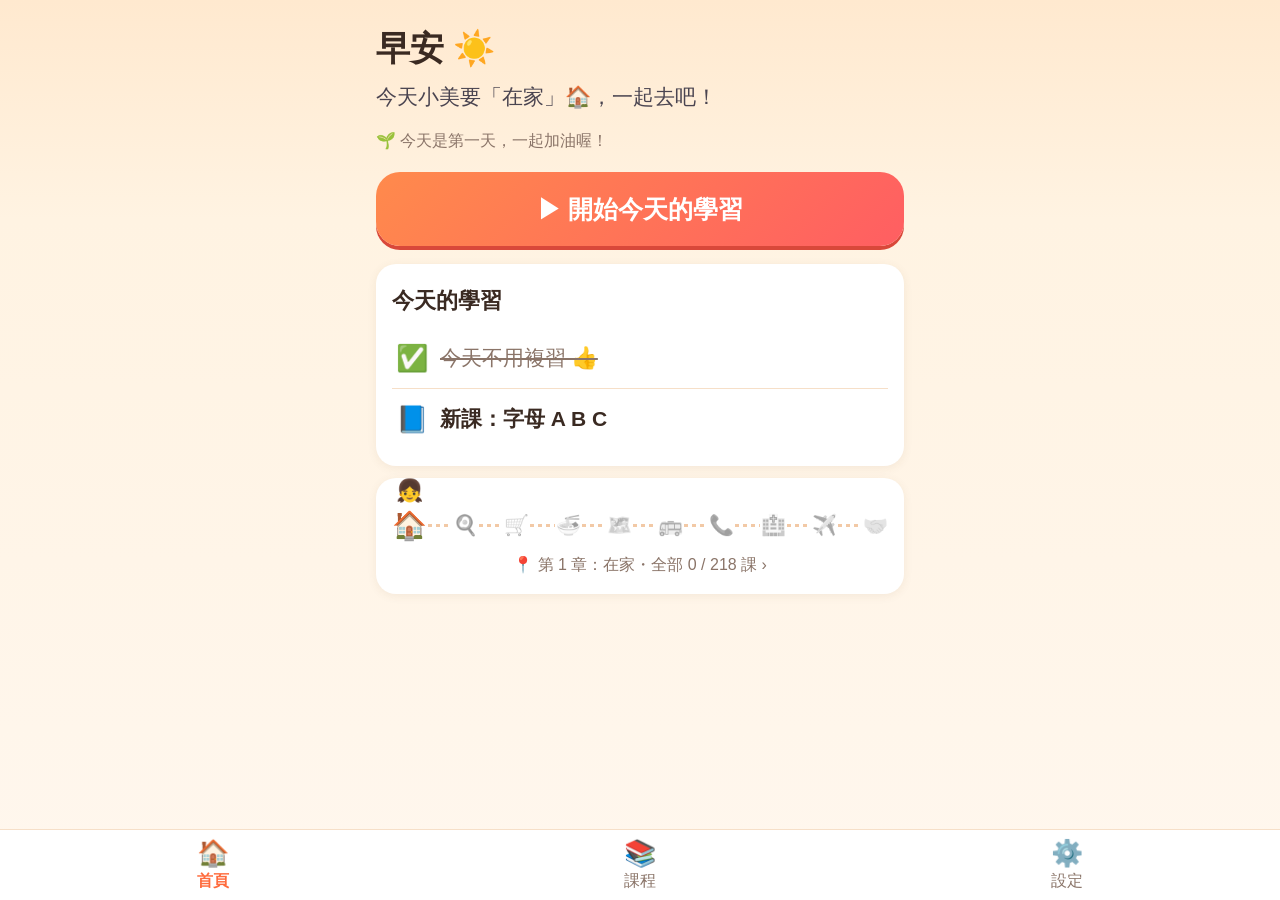
<file: index.html>
<!DOCTYPE html>
<html lang="zh-Hant">
<head>
<meta charset="utf-8">
<meta name="viewport" content="width=device-width, initial-scale=1, viewport-fit=cover">
<title>英文從零開始</title>
<meta name="description" content="給完全零基礎的中文使用者：從 ABC 開始，一步一步學英文">
<meta name="theme-color" content="#ff7a59">
<meta name="apple-mobile-web-app-capable" content="yes">
<meta name="mobile-web-app-capable" content="yes">
<meta name="apple-mobile-web-app-status-bar-style" content="default">
<meta name="apple-mobile-web-app-title" content="英文從零">
<link rel="apple-touch-icon" href="icons/apple-touch-icon.png">
<link rel="icon" type="image/png" href="icons/icon-192.png">
<link rel="manifest" href="manifest.json">
<link rel="stylesheet" href="style.css">
</head>
<body>
<div id="app"><main class="page"><p class="lead center">載入中…</p></main></div>
<noscript>請開啟 JavaScript 才能使用。</noscript>
<script src="data.js"></script>
<script src="data2.js"></script>
<script src="data3.js"></script>
<script src="data4.js"></script>
<script src="data5.js"></script>
<script src="data6.js"></script>
<script src="py.js"></script>
<script src="app.js"></script>
</body>
</html>
</file>
<file: style.css>
:root{--c:#ff6b3d;--c2:#ffb38a;--bg:#fff3e2;--ink:#3a2a22;--mut:#8a7468;--ok:#22b36b;--bad:#f0a33a;--card:#fff;--line:#f6dfc8}
*{box-sizing:border-box;-webkit-tap-highlight-color:transparent}
html{-webkit-text-size-adjust:100%}
body{margin:0;background:var(--bg);color:var(--ink);font-family:-apple-system,BlinkMacSystemFont,"PingFang TC","Heiti TC","Noto Sans TC","Microsoft JhengHei",sans-serif;font-size:21px;line-height:1.55}
.page{max-width:560px;margin:0 auto;padding:calc(14px + env(safe-area-inset-top)) 16px calc(100px + env(safe-area-inset-bottom))}
.page.run{padding-bottom:calc(30px + env(safe-area-inset-bottom))}
h1{font-size:30px;margin:8px 0 6px}h2{font-size:24px;margin:10px 0}
.lead{font-size:21px;color:#4a4450;margin:6px 0 14px}.small,small{font-size:16px;color:var(--mut)}small{display:block}
.center{text-align:center}.greet{font-size:34px}
.card{display:block;background:var(--card);border-radius:20px;padding:16px;margin:12px 0;box-shadow:0 2px 10px rgba(120,80,40,.08);color:inherit;text-decoration:none}
.btn{display:block;width:100%;border:0;border-radius:18px;padding:14px 16px;margin:10px 0;font-size:21px;font-weight:700;min-height:58px;cursor:pointer;font-family:inherit;color:var(--ink);background:#fff;box-shadow:0 2px 8px rgba(120,80,40,.1)}
.btn:active{transform:scale(.97)}.btn:disabled{opacity:.5}
.btn.primary{background:var(--c);color:#fff;box-shadow:0 4px 14px rgba(255,122,89,.4)}
.btn.huge{font-size:25px;min-height:74px;border-radius:24px}
.btn.soft{background:#fff}.btn.danger{background:#ffe3e0;color:#b33}
.btn.sound{background:#e8f3ff;color:#1d5fa8}.btn.sound.slow{background:#eef8ec;color:#2e7a32}
.btn.tiny{display:inline-block;width:auto;min-height:44px;font-size:17px;padding:8px 14px;margin:6px 4px}
.row-c{display:flex;gap:10px;justify-content:center;flex-wrap:wrap}.row-c .btn{flex:1;min-width:120px}
.sbtns{display:flex;gap:10px}.sbtns .btn{flex:1}
.stats{display:flex;gap:10px;margin:10px 0}.stats div{flex:1;background:#fff;border-radius:18px;padding:10px 4px;text-align:center;box-shadow:0 2px 8px rgba(120,80,40,.08)}
.stats b{display:block;font-size:26px}.stats span{font-size:15px;color:var(--mut)}
.bar{height:14px;background:#f3e6da;border-radius:10px;overflow:hidden;margin:8px 0}.bar i{display:block;height:100%;background:linear-gradient(90deg,var(--c),#ffc15e);border-radius:10px;transition:width .4s}
.bar.thin{height:8px}
.next-info{font-size:18px;color:#5b5460;margin-top:-2px}
.tip{background:#fff4d6}
.tabs{position:fixed;left:0;right:0;bottom:0;display:flex;background:rgba(255,255,255,.97);border-top:1px solid var(--line);padding-bottom:env(safe-area-inset-bottom);z-index:5}
.tabs a{flex:1;text-align:center;padding:8px 0 6px;font-size:16px;color:var(--mut);text-decoration:none}
.tabs a span{display:block;font-size:26px;line-height:1.2}.tabs a.on{color:var(--c);font-weight:700}
.stage{display:flex;gap:14px;align-items:center}.st-icon{font-size:44px}.st-body{flex:1}.st-body b{font-size:21px}
.back{display:inline-block;padding:8px 0;color:var(--c);font-size:19px;text-decoration:none}
.lesson{display:flex;gap:14px;align-items:center;padding:12px 16px}.ln{width:48px;height:48px;border-radius:50%;background:#ffe9e0;display:flex;align-items:center;justify-content:center;font-weight:700;font-size:18px;flex:none}
.lb{flex:1}.lb b{font-size:20px}.lesson.nextup{outline:3px solid var(--c)}
.tag{display:inline-block;color:var(--c);font-weight:700;font-size:16px}
.runtop{display:flex;gap:12px;align-items:center;position:sticky;top:0;background:var(--bg);padding:6px 0;z-index:3}
.runtop .bar{flex:1;margin:0}.x{border:0;background:#fff;border-radius:50%;width:46px;height:46px;font-size:22px;box-shadow:0 2px 6px rgba(0,0,0,.08);color:var(--mut)}
.intro{padding-top:20px}.emoji-big{font-size:96px;line-height:1.1;text-align:center}.emoji-mid{font-size:60px;line-height:1.2}
.bounce{animation:b 1s ease infinite alternate}@keyframes b{to{transform:translateY(-10px) scale(1.05)}}
.steps{display:flex;justify-content:space-around;font-size:18px;font-weight:700}
.rule{background:#fff4d6;text-align:left}
.learn{text-align:center}
.en-big{font-size:56px;font-weight:800;letter-spacing:1px;margin:4px 0;font-family:"Avenir Next",-apple-system,Arial,sans-serif}
.en-sent{font-size:32px;font-weight:800;margin:8px 0;line-height:1.3;font-family:"Avenir Next",-apple-system,Arial,sans-serif}
.en-mid{font-size:34px;font-weight:800}
.hl{color:var(--c);text-decoration:underline;text-decoration-thickness:4px;text-underline-offset:6px}
.hint{font-size:20px;color:#8a6d3b;background:#fff4d6;display:inline-block;padding:2px 12px;border-radius:12px;margin:4px 0}
.zh{font-size:22px;color:#4a4450}.zh.big{font-size:28px;font-weight:700;margin:6px 0 10px}
.letter-big{font-size:120px;font-weight:800;line-height:1;margin:6px 0;font-family:"Avenir Next",Arial,sans-serif;color:#2d2a32}.letter-big span{color:var(--c);margin-left:24px}
.card.mini{text-align:left;font-size:19px;padding:12px 14px}
.card.ex{display:flex;align-items:center;gap:14px;text-align:left;cursor:pointer}.card.ex>div{flex:1}.play{font-size:30px}
.trace{background:#fff;border-radius:20px;padding:10px;box-shadow:0 2px 10px rgba(120,80,40,.08)}
.trace canvas{width:100%;aspect-ratio:2/1;touch-action:none;border-radius:14px;display:block}
.parts{display:flex;justify-content:center;align-items:center;gap:8px;font-size:34px;font-weight:800;margin:6px 0}
.parts span{background:#ffe9e0;border-radius:12px;padding:0 14px}.parts i{font-style:normal;color:var(--mut)}
.spk{font-size:20px;font-weight:700;color:var(--mut)}
.actions{display:flex;gap:10px;position:sticky;bottom:calc(8px + env(safe-area-inset-bottom));margin-top:14px}.actions .btn{flex:1;margin:0}
.rec{background:#fff;border-radius:18px;padding:12px;margin:10px 0;text-align:center;font-size:21px;box-shadow:0 2px 8px rgba(0,0,0,.06)}
.rec.on{background:#ffe9e0;animation:pulse 1s infinite alternate}.rec.ok{background:#e3f7ea}.rec.big{font-size:23px}
@keyframes pulse{to{background:#ffd2c2}}
.q h2{text-align:center}.q>.btn.sound{margin:10px auto}.q-big{font-size:60px;color:var(--c);vertical-align:middle}
.opts{display:grid;grid-template-columns:1fr;gap:10px;margin-top:14px}
.opt{border:3px solid transparent;background:#fff;border-radius:18px;padding:14px;font-size:24px;font-weight:700;min-height:64px;text-align:left;display:flex;align-items:center;gap:12px;box-shadow:0 2px 8px rgba(120,80,40,.1);color:var(--ink);font-family:inherit}
.opt.big{justify-content:center;font-size:34px}.opt .oe{font-size:36px}
.opt.right{border-color:var(--ok);background:#e3f7ea}.opt.wrong{border-color:var(--bad);background:#fff1dd}
.fb{text-align:center;font-size:24px;font-weight:700;margin:14px 0 4px;padding:10px;border-radius:16px}
.fb.ok{background:#e3f7ea;color:#1c7a47}.fb.soft{background:#fff1dd;color:#9a5a00}
.slots{display:flex;justify-content:center;gap:8px;margin:18px 0}.slots span{width:46px;height:58px;border-bottom:4px solid #d9c9bb;font-size:38px;font-weight:800;text-align:center;line-height:58px}
.slots span.right{color:var(--ok);border-color:var(--ok)}.slots span.wrong{color:#c77700;border-color:var(--bad)}
.tiles{display:flex;flex-wrap:wrap;justify-content:center;gap:10px;margin:10px 0}
.tile{min-width:58px;height:58px;border:0;border-radius:14px;background:#fff;font-size:30px;font-weight:800;box-shadow:0 3px 0 #e8d8ca;color:var(--ink);font-family:inherit}
.tile.wtile{font-size:22px;padding:0 14px}.tile.used{opacity:.25}
.built{min-height:70px;background:#fff;border-radius:16px;padding:12px;margin:16px 0;font-size:24px;font-weight:700;text-align:center;border:3px dashed #e8d8ca}
.built span{display:inline-block;margin:2px 3px}.built.right{border:3px solid var(--ok);background:#e3f7ea}.built.wrong{border:3px solid var(--bad)}
.correct{color:var(--ok);margin-top:6px}
.stars{font-size:44px}
.dlg{margin:10px 0}.bubble{max-width:88%;background:#fff;border-radius:20px;padding:10px 14px;margin:10px 0;box-shadow:0 2px 8px rgba(120,80,40,.08);cursor:pointer}
.bubble.b{margin-left:auto;background:#e8f3ff}.bubble.now{outline:3px solid var(--c)}
.who{font-size:15px;color:var(--mut)}.en-line{font-size:23px;font-weight:700}.bubble .zh{font-size:18px}
.explain{font-size:21px;line-height:1.7;background:#fff4d6}
.flash{text-align:center;padding:24px 16px}
.boxes{display:flex;gap:6px;margin:12px 0}.boxes div{flex:1;background:#fff;border-radius:14px;padding:8px 2px;text-align:center;box-shadow:0 2px 8px rgba(120,80,40,.08)}
.boxes b{display:block;font-size:24px}.boxes span{font-size:14px}.boxes small{font-size:12px}
.plan-list{padding-left:24px;margin:8px 0}.plan-list li{margin:4px 0}
.road .day{display:flex;gap:10px;background:#fff;border-radius:14px;padding:10px 12px;margin:8px 0;font-size:17px}
.road .dn{flex:none;width:70px;font-weight:700;color:var(--c)}.road .dl a{color:var(--ink)}.road .day.ok{opacity:.6}.road .day.cur{outline:3px solid var(--c)}
.seg{display:flex;gap:6px;margin:8px 0 14px}.seg button{flex:1;border:2px solid var(--line);background:#fff;border-radius:14px;padding:10px 4px;font-size:17px;font-family:inherit;color:var(--ink)}.seg button.on{background:var(--c);color:#fff;border-color:var(--c)}
select{width:100%;font-size:18px;padding:12px;border-radius:14px;border:2px solid var(--line);margin:8px 0;background:#fff;font-family:inherit}
.sw{display:flex;gap:10px;align-items:center;margin:8px 0;font-size:19px}.sw input{width:28px;height:28px;flex:none}
#toast{position:fixed;left:50%;bottom:120px;transform:translateX(-50%);background:rgba(40,30,30,.9);color:#fff;padding:12px 20px;border-radius:14px;font-size:18px;opacity:0;transition:.3s;pointer-events:none;z-index:9}
#toast.show{opacity:1}
/* v2 */
.hint.py{background:#e6f4ff;color:#1d5fa8}
.k{border-radius:8px;padding:0 4px;font-weight:800}
.k-L{background:#ffe1d6;color:#c2410c}.k-x{color:#9aa0a6;text-decoration:line-through;background:#f1f3f4}
.k-p{background:#dbeafe;color:#1d4ed8}.k-r{background:#dcfce7;color:#15803d}.k-s{background:#fde68a;color:#a16207}
.k-S{background:#dbeafe;color:#1d4ed8}.k-V{background:#fee2e2;color:#b91c1c}.k-O{background:#dcfce7;color:#15803d}.k-C{background:#f3e8ff;color:#7e22ce}
.k-T{background:#fef3c7;color:#b45309}.k-P{background:#cffafe;color:#0e7490}.k-Q{background:#fce7f3;color:#be185d}
.legend{display:flex;flex-wrap:wrap;gap:6px;margin:6px 0 10px}.legend .k{font-size:15px;padding:3px 8px}
.explain.prin p{margin:8px 0}
.pybox{text-align:left;font-size:18px;background:#eef6ff;border:2px solid #cfe3fb}.pybox>div{margin:4px 0}
.pybox.nocn{background:#fff1f0;border-color:#ffc9c2}.nocn-tag{color:#c0392b;font-weight:800}.pybox .warn{color:#8a4b00}
.pyline{font-size:17px}.nocn-mini{color:#c0392b}
.cmp h3,.errbox h3{font-size:20px;margin:0 0 8px}
.cmp-row{display:flex;align-items:center;gap:8px;margin:8px 0;font-size:18px}.cmp-row .cz{flex:1;background:#fff4d6;border-radius:12px;padding:6px 10px}
.cmp-row .arr{font-weight:800;color:var(--c)}.cmp-row .ce{flex:1.3;background:#e6f4ff;border-radius:12px;padding:6px 10px;font-weight:700;cursor:pointer}
.errbox{background:#fffaf5;border:2px dashed #ffc9a8}.err-row{margin:10px 0;font-size:19px}.err-row .bad{color:#b45309;text-decoration:line-through;text-decoration-color:#e8a87c}
.err-row .good{color:#15803d;font-weight:800;cursor:pointer}
.pat-frame{text-align:center}.slot{display:inline-block;min-width:70px;border-bottom:4px solid var(--c);color:var(--c)}.slot.filled{background:#ffe9e0;border-radius:8px;padding:0 6px}
.fillers{display:grid;grid-template-columns:1fr 1fr;gap:10px}
.filler{border:3px solid transparent;background:#fff;border-radius:16px;padding:10px 6px;font-size:20px;font-weight:700;box-shadow:0 2px 8px rgba(120,80,40,.1);font-family:inherit;color:var(--ink)}
.filler span{display:block;font-size:32px}.filler small{font-weight:400}.filler.done{background:#f3fbf5}.filler.on{border-color:var(--c)}
.built.word{font-size:34px;letter-spacing:1px}
.tile.k{box-shadow:0 3px 0 rgba(0,0,0,.12)}.tile.k.used{opacity:.25}
.ckcard{background:linear-gradient(135deg,#fff,#eefaf1);border:2px solid #bfe8cc;cursor:pointer}.ckcard.done{background:#e3f7ea}
.ck-top{display:flex;justify-content:space-between;align-items:center;gap:8px}.ck-top b{font-size:22px;color:#1c7a47}.ck-top span{font-size:16px;color:var(--mut)}
.week{display:flex;gap:6px;margin-top:8px}.week span{flex:1;text-align:center;border-radius:10px;background:#f1ebe4;font-size:15px;padding:4px 0;color:var(--mut)}
.week span.on{background:#2fb36d;color:#fff}.week span.today{outline:2px solid var(--c)}
.ckrow{display:flex;align-items:center;gap:12px;cursor:pointer}.ckrow>div{flex:1}
.ans{width:100%;font-size:28px;padding:14px;border-radius:16px;border:3px solid var(--line);text-align:center;font-family:"Avenir Next",Arial,sans-serif;margin:8px 0}
.ans:focus{outline:none;border-color:var(--c)}
.lesson.locked{opacity:.6;cursor:pointer}
.btn.primary:disabled{opacity:1;background:#ffcfc0;box-shadow:none;color:#fff}
/* v3 老師 */
.tbub{display:flex;gap:10px;align-items:flex-start;margin:10px 0;text-align:left;animation:pop .35s ease}
@keyframes pop{from{transform:translateY(8px);opacity:0}}
.tav{font-size:40px;line-height:1;flex:none;background:#fff;border-radius:50%;width:56px;height:56px;display:flex;align-items:center;justify-content:center;box-shadow:0 2px 8px rgba(120,80,40,.12)}
.tb{flex:1;background:#fff;border-radius:4px 20px 20px 20px;padding:12px 14px 8px;box-shadow:0 2px 10px rgba(120,80,40,.1);border:2px solid #ffe0d4}
.tt{font-size:23px;font-weight:700;line-height:1.45;color:#3b2f2a}
.tbtn{display:flex;gap:8px;margin-top:8px}.tbtn button{flex:1;border:0;border-radius:12px;background:#fff1ea;color:#b4532a;font-size:16px;font-weight:700;padding:8px 4px;min-height:42px;font-family:inherit}
.tbub.mini .tt{font-size:19px}.tbub.mini .tav{width:46px;height:46px;font-size:32px}
.tbub.happy .tb{border-color:#bfe8cc;background:#f3fbf5}
.pic-big{font-size:48px;line-height:1.4;margin:10px 0}
.explain.one{font-size:24px;line-height:1.7}
.opt.soft-miss{background:#fff6e8;border-color:#f6d39b;opacity:.7}
/* ---- 拼讀練習 ---- */
.btn.blendbtn{background:linear-gradient(135deg,#5b8def,#7c5ce0);color:#fff;box-shadow:0 4px 14px rgba(91,141,239,.4);text-align:center;text-decoration:none}
.btiles{display:flex;justify-content:center;gap:14px;margin:18px 0 8px;flex-wrap:nowrap;transition:gap .35s}
.btile{width:92px;min-height:118px;border:0;border-radius:22px;font-family:"Avenir Next",Arial,sans-serif;font-size:66px;font-weight:800;line-height:1;color:#fff;display:flex;flex-direction:column;align-items:center;justify-content:center;padding:6px 0;visibility:hidden;opacity:0;transform:scale(.6);transition:all .35s;box-shadow:0 4px 12px rgba(0,0,0,.12);cursor:pointer}
.btile.show{visibility:visible;opacity:1;transform:scale(1)}
.btile.c0{background:#ff7a59}.btile.c1{background:#2fb36d}.btile.c2{background:#5b8def}.btile.c3{background:#c46be0}
.btile .bz{font-family:inherit;font-size:22px;color:#fff;font-weight:700;min-height:28px;margin-top:4px}
.btile.show:not(.heard){animation:pulse 1.2s infinite}
.btile.lit{transform:scale(1.12);box-shadow:0 0 0 5px #ffd84d,0 6px 16px rgba(0,0,0,.2)}
.btile.tight{margin:0 -9px}
.btiles.quiz .btile{cursor:default;animation:none}
@keyframes pulse{0%,100%{box-shadow:0 0 0 0 rgba(255,122,89,.5)}50%{box-shadow:0 0 0 10px rgba(255,122,89,0)}}
.bmerge{min-height:10px}
.mg-row{display:flex;justify-content:center;align-items:center;gap:6px;flex-wrap:wrap;font-size:30px;font-weight:800;margin:6px 0}
.mg-row i{font-style:normal;color:var(--mut);font-size:24px}
.mg{background:#fff;border-radius:14px;padding:2px 12px;text-align:center;opacity:.45;transition:all .3s;font-family:"Avenir Next",Arial,sans-serif}
.mg small{font-size:18px;color:var(--c);font-family:inherit}
.mg.on{opacity:1;background:#fff3c4;transform:scale(1.08)}
.bmerge.fast .mg-row i:not(:last-of-type){opacity:.15}
.mg-out{font-family:"Avenir Next",Arial,sans-serif;font-size:40px;color:#7c5ce0;opacity:.2;transition:all .4s}
.mg-out.on{opacity:1;transform:scale(1.15)}
.mg-lab{text-align:center;font-size:18px;color:var(--mut)}
.bmeaning .life{font-size:21px;margin-top:6px}
.chant h3{margin:0 0 4px}.ch-rows{display:grid;gap:6px;margin:8px 0}
.ch-row{display:grid;grid-template-columns:62px 1fr auto auto;align-items:center;gap:8px;border:0;border-radius:14px;background:#f7f2ec;padding:8px 10px;text-align:left;font-family:inherit;font-size:19px;color:var(--ink);cursor:pointer}
.ch-row b{font-family:"Avenir Next",Arial,sans-serif;font-size:22px}.ch-row small{font-size:15px}
.ch-row.new{background:#fff1d6}.ch-row.now{background:#ffd84d;transform:scale(1.02)}
.row-c .btn{width:auto;flex:1}
.vids b{display:block;margin-bottom:6px}.vlink{display:block;padding:10px 12px;margin:6px 0;border-radius:14px;background:#eef3ff;color:#2b4fa8;text-decoration:none;font-weight:700;font-size:18px}
.vlink small{font-weight:400}.vnote{margin-top:4px}
.gl{display:flex;flex-wrap:wrap;justify-content:center;gap:4px 10px;margin:6px 0}
.gw{display:inline-flex;flex-direction:column;align-items:center;line-height:1.15;border-radius:10px;padding:2px 4px;transition:background .25s}
.gw b{font-size:24px;font-weight:700}.gw i{font-style:normal;font-size:15px;color:var(--c);margin-top:2px}
.gl.big .gw b{font-size:30px}.gl.big .gw i{font-size:17px}
.gl.sm{justify-content:flex-start}.gl.sm .gw b{font-size:20px}.gl.sm .gw i{font-size:13px}
.gw.now{background:#fff3c4;transform:scale(1.08)}
.glnote{margin:0}
.newtag{font-style:normal;background:var(--c);color:#fff;border-radius:8px;padding:0 6px;font-size:14px;font-weight:700}
/* ---- 簡化版版面 ---- */
.card h3{margin:4px 0 10px;font-size:22px}
.mainbtn{font-size:26px;min-height:84px;margin:18px 0}
.today .trow{display:flex;gap:12px;align-items:center;padding:10px 4px;border-bottom:1px solid var(--line);font-size:21px}
.today .trow:last-of-type{border-bottom:0}.today .trow span{font-size:26px}.today .trow.ok b{color:var(--mut);font-weight:500;text-decoration:line-through}
.today .bar{margin-top:12px}
details.sec{background:#fff;border-radius:20px;margin:12px 0;box-shadow:0 2px 10px rgba(120,80,40,.08);overflow:hidden}
details.sec>summary{list-style:none;display:flex;align-items:center;gap:12px;padding:16px;cursor:pointer;font-size:22px}
details.sec>summary::-webkit-details-marker{display:none}details.sec>summary span{font-size:30px}details.sec>summary small{margin-left:auto}
.lrow{display:flex;align-items:center;gap:12px;padding:12px 16px;border-top:1px solid var(--line);color:var(--ink);text-decoration:none;font-size:20px}
.lrow .ln{flex:none;width:44px;text-align:center;color:var(--mut);font-weight:700}.lrow .lt{flex:1}.lrow.ok{opacity:.65}
.lrow.nextup{background:#fff1ea;font-weight:700}.lrow em{font-style:normal;font-size:15px;background:var(--c);color:#fff;border-radius:10px;padding:2px 8px}
details.fold{margin:10px 0}details.fold>summary{cursor:pointer;font-weight:700;padding:8px 0;color:var(--c)}
details.adv>summary{color:var(--ink);font-size:21px}
details.vidbox{margin:16px 0 0;text-align:center}details.vidbox>summary{cursor:pointer;color:var(--mut);font-size:18px;list-style:none}
details.vidbox>summary::-webkit-details-marker{display:none}details.vidbox .card{text-align:left}
.more{display:block;text-align:center;color:var(--mut);font-size:18px;margin:10px 0;text-decoration:none}
.whyh{margin:14px 0 4px;font-weight:800;color:var(--c);font-size:21px}
.chant.compact .ch-rows{margin:0}.chant.compact small{margin-top:6px}
b.sub{display:block;margin-top:6px;font-size:18px;color:var(--mut)}
.exs .card.ex{margin:8px 0}
/* ---- 生動版：故事、地圖、節拍、彩帶 ---- */
body{background:linear-gradient(180deg,#ffe9cf 0,#fff3e2 220px,#fff7ee 100%) fixed}
.btn.primary{background:linear-gradient(135deg,#ff8a4c,#ff5e62);color:#fff;box-shadow:0 4px 0 #d9483a}
.btn.primary:active{transform:translateY(3px);box-shadow:0 1px 0 #d9483a}
.mainbtn{animation:breathe 2.2s ease-in-out infinite}@keyframes breathe{50%{transform:scale(1.03)}}
.scene{background:linear-gradient(160deg,#fff,#fff6ea);border-radius:22px;padding:14px;margin:6px 0 12px;box-shadow:0 3px 14px rgba(200,120,60,.15)}
.sc-top{font-size:16px;color:var(--c);font-weight:800}
.sc-pic{font-size:52px;text-align:center;letter-spacing:6px;animation:pop .5s ease}
.scene h2{margin:2px 0 8px;font-size:22px}
.sc-line{display:flex;gap:10px;align-items:flex-start;margin:8px 0;cursor:pointer}
.sc-line.me{flex-direction:row-reverse}.sc-line .who{flex:none;font-size:34px;text-align:center;line-height:1}.sc-line .who small{font-size:12px}
.sc-line .sb{background:#fff;border:2px solid var(--line);border-radius:18px;padding:8px 12px;max-width:78%}
.sc-line.me .sb{background:#ffeede;border-color:#ffd0ad}
.sc-line .sb b{display:block;font-size:21px}.sc-line .sb span{font-size:16px;color:var(--mut)}
.sc-line.now .sb{border-color:var(--c);box-shadow:0 0 0 3px rgba(255,107,61,.25);transform:scale(1.02);transition:.2s}
.sayc{text-align:center;cursor:pointer;border:3px solid #ffd7b8}
.chant2{background:linear-gradient(135deg,#fff,#fff0f6);border:2px dashed #ffb3c7}
.ckl{font-size:22px;line-height:2;margin:6px 0 4px}
.ck{display:inline-block;padding:0 6px;border-radius:10px;transition:transform .15s,background .15s}
.ck.on{background:#ffdf6b;transform:scale(1.25) rotate(-2deg);box-shadow:0 2px 0 #f0b400}
.fb.ok,.pop{animation:okpop .45s ease}@keyframes okpop{0%{transform:scale(.6)}60%{transform:scale(1.12)}100%{transform:scale(1)}}
.opt.right{animation:okpop .45s ease}
.confetti{position:fixed;inset:0;pointer-events:none;z-index:50;overflow:hidden}
.confetti span{position:absolute;top:-40px;animation:fall 1.6s ease-in forwards}
@keyframes fall{to{transform:translateY(105vh) rotate(540deg);opacity:.2}}
.minimap{text-align:center;color:inherit;text-decoration:none}
.mm-row{display:flex;align-items:center;justify-content:space-between;margin:10px 0 6px}
.mm-row i{flex:1;height:3px;background:repeating-linear-gradient(90deg,#f2c9a6 0 4px,transparent 4px 8px);margin:0 1px}
.mm{position:relative;font-size:20px;filter:grayscale(1);opacity:.5}.mm.ok{filter:none;opacity:1}
.mm.cur{filter:none;opacity:1;font-size:28px}
.me{position:absolute;left:50%;top:-30px;transform:translateX(-50%);font-style:normal;font-size:22px;animation:hop .9s ease-in-out infinite alternate}
@keyframes hop{to{top:-38px}}
.map{position:relative;padding:20px 0 10px}
.map::before{content:'';position:absolute;left:50%;top:0;bottom:0;border-left:4px dashed #f2c9a6;transform:translateX(-50%)}
details.stop{position:relative;background:#fff;border-radius:22px;margin:22px 0;box-shadow:0 3px 12px rgba(200,120,60,.15);width:88%}
details.stop.r{margin-left:12%}details.stop[open]{width:100%;margin-left:0}
details.stop>summary{list-style:none;display:flex;gap:12px;align-items:center;padding:14px;cursor:pointer}
details.stop>summary::-webkit-details-marker{display:none}
.stop .pin{position:relative;flex:none;width:56px;height:56px;border-radius:50%;background:#f3e6da;display:flex;align-items:center;justify-content:center;font-size:30px;filter:grayscale(.8)}
.stop.ok .pin{background:#d8f5e3;filter:none}.stop.cur .pin{background:#ffe0c8;filter:none;box-shadow:0 0 0 4px #ffb38a}
.stop .st-t{flex:1}.stop .st-t b{display:block;font-size:21px}
.mbar{display:block;height:8px;background:#f6e6d6;border-radius:6px;margin-top:6px;overflow:hidden}.mbar i{display:block;height:100%;background:linear-gradient(90deg,#ffb36b,#ff6b3d)}
/* ---------- 🧠 怎麼看懂英文／拆句子小工具 ---------- */
.k-N{background:#dcfce7;color:#15803d}.k-A{background:#f3e8ff;color:#7e22ce}.k-X{background:#e5e7eb;color:#374151}
.uh{font-size:26px;text-align:center;margin:6px 0}
.ucard{padding:14px}.ucard h3{margin:0 0 8px;font-size:21px}
.blk{display:inline-flex;flex-direction:column;align-items:center;justify-content:center;gap:2px;border-radius:14px;padding:6px 10px;margin:4px 3px;border:2px solid transparent;font-family:inherit;min-width:44px;vertical-align:top;line-height:1.25}
.blk b{font-size:22px}.blk i{font-style:normal;font-size:15px;font-weight:700;opacity:.9}.blk u{text-decoration:none;font-size:12px;font-weight:700;opacity:.65}
.blk s{text-decoration:none;display:flex;gap:6px;flex-wrap:wrap;justify-content:center;border-top:1px dashed rgba(0,0,0,.18);margin-top:4px;padding-top:3px}
.blk s em{font-style:normal;display:flex;flex-direction:column;align-items:center;font-size:13px;font-weight:700}.blk s q{quotes:none;font-size:12px;opacity:.7}
.blk.ct{margin-left:-6px;min-width:0}
.ublks.big .blk b{font-size:26px}.ublks.big .blk i{font-size:16px}
.blk.now{outline:4px solid #f59e0b;transform:scale(1.08);transition:transform .15s}
.urow{display:flex;align-items:center;gap:8px;flex-wrap:wrap;margin:4px 0}.ulab{font-size:22px;min-width:52px;font-weight:800;color:var(--c)}
.ublks{display:flex;flex-wrap:wrap;align-items:flex-start;flex:1}.utxt{font-size:20px;font-weight:700}
.mini{border:0;background:#fff1dd;border-radius:12px;padding:6px 10px;font-size:18px;cursor:pointer}
.ulist .ur{display:grid;grid-template-columns:auto 1fr;gap:2px 12px;padding:8px 0;border-top:1px solid var(--line);align-items:center}.ulist .ur:first-child{border-top:0}
.ulist .u0{font-size:24px;font-weight:900;color:var(--c);grid-row:span 2}.ulist .u1{font-size:20px;font-weight:800}.ulist .u2{font-size:17px;opacity:.75}
.slash{font-size:22px;font-weight:800;text-align:center;margin:6px 0;line-height:2}.slash em{font-style:normal;color:#ef4444;font-weight:900}.slash .k{padding:2px 8px}
.uzh{text-align:center;font-size:22px;font-weight:800;margin:8px 0;color:#9a3412}.uq{font-size:26px;font-weight:800;text-align:center;margin-bottom:8px}
.opts{display:grid;gap:12px;margin:12px 0}
.tapb{background:#fff;border:3px solid #fed7aa;cursor:pointer}.tapb b{font-size:26px}.tapb.shake,.blk.shake{animation:shk .35s}@keyframes shk{25%{transform:translateX(-6px)}75%{transform:translateX(6px)}}
.blk.got{animation:okpop .45s ease}.tile2{cursor:pointer;border:3px solid rgba(0,0,0,.08)}.tile2.used{opacity:.25}
.built{min-height:64px;border:3px dashed #fed7aa;border-radius:16px;padding:6px;margin:8px 0}
.cutline{font-size:26px;font-weight:800;line-height:2.4;text-align:center}.cw{padding:0 2px}
.gap{border:0;background:transparent;color:#d1d5db;font-size:30px;font-weight:900;padding:0 7px;cursor:pointer;min-width:30px}.gap.on{color:#ef4444;background:#fee2e2;border-radius:8px}.gap.bad{color:#b91c1c;background:#fecaca;text-decoration:line-through}
.ucta{display:grid;grid-template-columns:auto 1fr;gap:0 12px;align-items:center;text-decoration:none;color:#fff;background:linear-gradient(135deg,#8b5cf6,#ec4899);border-radius:20px;padding:14px 16px;margin:10px 0;box-shadow:0 4px 12px rgba(139,92,246,.35)}
.ucta span{font-size:40px;grid-row:span 2}.ucta b{font-size:23px}.ucta small{font-size:16px;opacity:.95}
.ucta.tool{background:linear-gradient(135deg,#0ea5e9,#22c55e);box-shadow:0 4px 12px rgba(14,165,233,.3)}
.sq{width:100%;box-sizing:border-box;font-size:20px;padding:12px 14px;border-radius:14px;border:2px solid #fed7aa;margin:8px 0}
.chips{display:flex;gap:8px;margin:6px 0 10px}.chip{border:2px solid #fed7aa;background:#fff;border-radius:999px;padding:8px 16px;font-size:18px;font-weight:700;cursor:pointer}.chip.on{background:var(--c);color:#fff;border-color:var(--c)}
.lt small{display:block;font-size:15px;opacity:.7;font-weight:600}
.legend .blk{min-width:70px}
</file>
